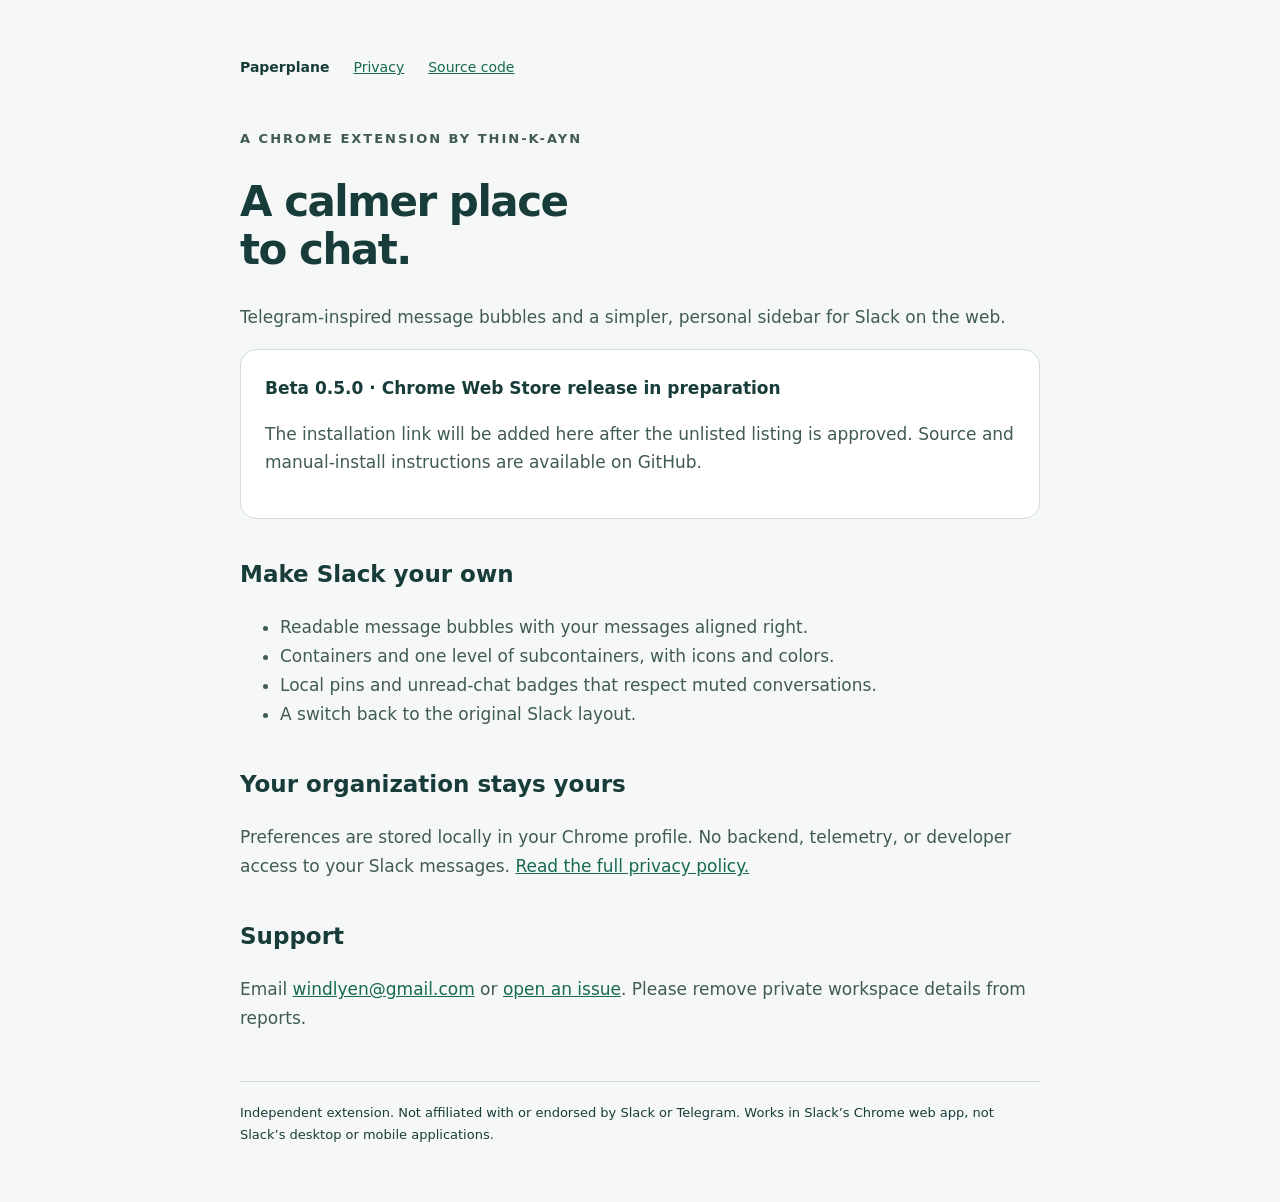
<file: docs/index.html>
<!doctype html><html lang="en"><head><meta charset="utf-8"><meta name="viewport" content="width=device-width, initial-scale=1"><title>Paperplane — a calmer Slack</title><style>body{margin:0;background:#f5f8f6;color:#183c39;font:17px/1.7 system-ui,sans-serif}main{max-width:800px;margin:auto;padding:56px 24px}nav{display:flex;gap:24px;margin-bottom:48px;font-size:14px}a{color:#176954}h1{font-size:42px;line-height:1.15;letter-spacing:-1.5px}h2{font-size:23px;margin-top:36px}p,li{color:#405a55}.eyebrow{font-size:13px;text-transform:uppercase;letter-spacing:2px;font-weight:700}.card{padding:24px;border:1px solid #cfddd5;border-radius:16px;background:white}footer{margin-top:48px;font-size:13px;border-top:1px solid #cfddd5;padding-top:20px}</style></head><body><main><nav><strong>Paperplane</strong><a href="privacy.html">Privacy</a><a href="https://github.com/Thin-K-ayn/paperplane">Source code</a></nav><p class="eyebrow">A Chrome extension by Thin-K-ayn</p><h1>A calmer place<br>to chat.</h1><p>Telegram-inspired message bubbles and a simpler, personal sidebar for Slack on the web.</p><div class="card"><strong>Beta 0.5.0 · Chrome Web Store release in preparation</strong><p>The installation link will be added here after the unlisted listing is approved. Source and manual-install instructions are available on GitHub.</p></div><h2>Make Slack your own</h2><ul><li>Readable message bubbles with your messages aligned right.</li><li>Containers and one level of subcontainers, with icons and colors.</li><li>Local pins and unread-chat badges that respect muted conversations.</li><li>A switch back to the original Slack layout.</li></ul><h2>Your organization stays yours</h2><p>Preferences are stored locally in your Chrome profile. No backend, telemetry, or developer access to your Slack messages. <a href="privacy.html">Read the full privacy policy.</a></p><h2>Support</h2><p>Email <a href="mailto:windlyen@gmail.com">windlyen@gmail.com</a> or <a href="https://github.com/Thin-K-ayn/paperplane/issues">open an issue</a>. Please remove private workspace details from reports.</p><footer>Independent extension. Not affiliated with or endorsed by Slack or Telegram. Works in Slack’s Chrome web app, not Slack’s desktop or mobile applications.</footer></main></body></html>
</file>
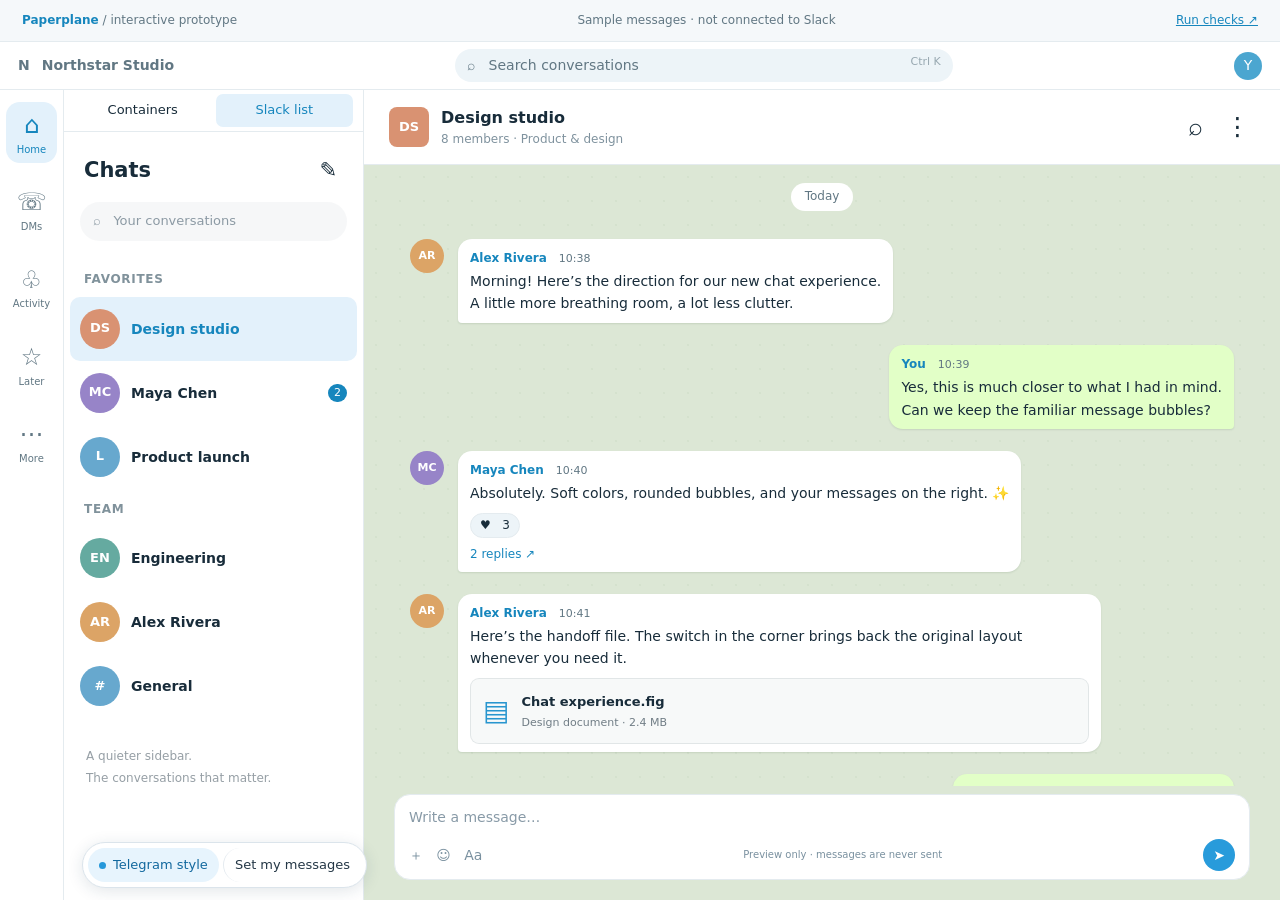
<file: preview/index.html>
<!doctype html>
<html lang="en"><head><meta charset="utf-8"><meta http-equiv="Content-Security-Policy" content="img-src 'self' data:"><meta name="viewport" content="width=device-width,initial-scale=1"><title>Paperplane · interactive layout preview</title><link rel="stylesheet" href="fixture.css?v=050"><link rel="stylesheet" href="../extension/theme.css?v=050"></head>
<body>
  <div class="demo-banner"><span class="p-channel_sidebar__name"><strong>Paperplane</strong> / interactive prototype</span><span>Sample messages · not connected to Slack</span><a href="tests.html">Run checks ↗</a></div>
  <div class="p-top_nav"><span class="workspace-mark">N</span><strong>Northstar Studio</strong><button class="p-top_nav__search">⌕ &nbsp; Search conversations <kbd>Ctrl K</kbd></button><span class="profile">Y</span></div>
  <div class="p-client_workspace">
    <nav class="p-tab_rail" aria-label="Slack navigation"><button aria-current="page">⌂<small>Home</small></button><button>☏<small>DMs</small></button><button>♧<small>Activity</small></button><button>☆<small>Later</small></button><button>⋯<small>More</small></button></nav>
    <aside class="p-channel_sidebar" data-qa-channel-sidebar-selected-item-id="CDESIGN"><div class="p-channel_sidebar__list"><div class="p-ia__sidebar_header"><strong>Chats</strong><button aria-label="New message">✎</button></div><div class="sidebar-search">⌕ &nbsp; Your conversations</div>
      <div class="p-channel_sidebar__section_heading" data-qa-channel-sidebar-section-heading="LFAVORITES">FAVORITES</div>
      <a class="p-channel_sidebar__channel p-channel_sidebar__channel--selected" href="#design" data-qa-channel-sidebar-channel-id="CDESIGN" data-qa-channel-sidebar-channel-section-id="LFAVORITES"><span class="c-avatar peach">DS</span><span class="p-channel_sidebar__name"><strong>Design studio</strong><small>Alex: The first version is ready.</small></span><time>10:42</time></a>
      <a class="p-channel_sidebar__channel" href="#maya" data-qa-channel-sidebar-channel-id="DMAYA" data-qa-channel-sidebar-channel-section-id="LFAVORITES"><span class="c-avatar violet">MC</span><span class="p-channel_sidebar__name"><strong>Maya Chen</strong><small>That feels much better ✨</small></span><span class="p-channel_sidebar__badge">2</span></a>
      <a class="p-channel_sidebar__channel" href="#launch" data-qa-channel-sidebar-channel-id="CLAUNCH" data-qa-channel-sidebar-channel-section-id="LFAVORITES"><span class="c-avatar blue">L</span><span class="p-channel_sidebar__name"><strong>Product launch</strong><small>Friday’s checklist is pinned</small></span><time>09:18</time></a>
      <div class="p-channel_sidebar__section_heading" data-qa-channel-sidebar-section-heading="LTEAM">TEAM</div>
      <a class="p-channel_sidebar__channel" href="#engineering" data-qa-channel-sidebar-channel-id="CENGINEERING" data-qa-channel-sidebar-channel-section-id="LTEAM"><span class="c-avatar mint">EN</span><span class="p-channel_sidebar__name"><strong>Engineering</strong><small>Build completed successfully</small></span></a>
      <a class="p-channel_sidebar__channel" href="#alex" data-qa-channel-sidebar-channel-id="DALEX" data-qa-channel-sidebar-channel-section-id="LTEAM"><span class="c-avatar orange">AR</span><span class="p-channel_sidebar__name"><strong>Alex Rivera</strong><small>See you in the review</small></span></a>
      <a class="p-channel_sidebar__channel" href="#general" data-qa-channel-sidebar-channel-id="CGENERAL" data-qa-channel-sidebar-channel-section-id="LTEAM"><span class="c-avatar blue">#</span><span class="p-channel_sidebar__name"><strong>General</strong><small>Welcome to the team!</small></span></a>
      <p class="sidebar-note">A quieter sidebar.<br>The conversations that matter.</p>
    </div></aside>
    <main class="p-workspace__primary_view"><header class="p-view_header"><span class="c-avatar peach">DS</span><div><strong>Design studio</strong><small>8 members · Product & design</small></div><button aria-label="Search this conversation">⌕</button><button aria-label="Conversation menu">⋮</button></header>
      <div class="p-message_pane"><div class="day"><span class="c-message_list__day_divider__label">Today</span></div>
        <article class="c-message_kit__message" data-message-sender="UDEMOA"><div class="c-message_kit__gutter"><div class="c-message_kit__gutter__left"><span class="c-avatar orange">AR</span></div><div class="c-message_kit__gutter__right"><button class="c-message__sender_button" data-message-sender="UDEMOA">Alex Rivera</button><span class="c-timestamp">10:38</span><div class="c-message_kit__text">Morning! Here’s the direction for our new chat experience.<br>A little more breathing room, a lot less clutter.</div></div></div></article>
        <article class="c-message_kit__message" data-message-sender="UDEMOME"><div class="c-message_kit__gutter"><div class="c-message_kit__gutter__left"><span class="c-avatar blue">Y</span></div><div class="c-message_kit__gutter__right"><button class="c-message__sender_button" data-message-sender="UDEMOME">You</button><span class="c-timestamp">10:39</span><div class="c-message_kit__text">Yes, this is much closer to what I had in mind.<br>Can we keep the familiar message bubbles?</div></div></div></article>
        <article class="c-message_kit__message" data-message-sender="UDEMOM"><div class="c-message_kit__gutter"><div class="c-message_kit__gutter__left"><span class="c-avatar violet">MC</span></div><div class="c-message_kit__gutter__right"><button class="c-message__sender_button" data-message-sender="UDEMOM">Maya Chen</button><span class="c-timestamp">10:40</span><div class="c-message_kit__text">Absolutely. Soft colors, rounded bubbles, and your messages on the right. ✨</div><button class="c-reaction">♥ &nbsp; 3</button><button class="c-message_kit__thread_replies" id="thread-toggle">2 replies ↗</button><div id="thread" hidden>Alex: Looks great.<br>Maya: Ready for a first look.</div></div></div></article>
        <article class="c-message_kit__message" data-message-sender="UDEMOA"><div class="c-message_kit__gutter"><div class="c-message_kit__gutter__left"><span class="c-avatar orange">AR</span></div><div class="c-message_kit__gutter__right"><button class="c-message__sender_button" data-message-sender="UDEMOA">Alex Rivera</button><span class="c-timestamp">10:41</span><div class="c-message_kit__text">Here’s the handoff file. The switch in the corner brings back the original layout whenever you need it.</div><div class="c-file"><span class="file-icon">▤</span><div><strong>Chat experience.fig</strong><small>Design document · 2.4 MB</small></div></div></div></div></article>
        <article class="c-message_kit__message" data-message-sender="UDEMOME"><div class="c-message_kit__gutter"><div class="c-message_kit__gutter__left"><span class="c-avatar blue">Y</span></div><div class="c-message_kit__gutter__right"><button class="c-message__sender_button" data-message-sender="UDEMOME">You</button><span class="c-timestamp">10:42</span><div class="c-message_kit__text">Perfect. Let’s try it with the team. 🙌</div></div></div></article>
      </div>
      <div class="p-message_pane__input"><div class="p-message_input"><div class="ql-editor" role="textbox" aria-label="Sample message draft" contenteditable="true" data-placeholder="Write a message…"></div><div class="composer-tools"><span>＋ &nbsp; ☺ &nbsp; Aa</span><small>Preview only · messages are never sent</small><button aria-label="Send unavailable in preview" disabled>➤</button></div></div></div>
    </main>
  </div>
  <script src="storage-mock.js?v=050"></script><script src="../extension/containers-model.js?v=050"></script><script src="../extension/containers.js?v=050"></script><script src="../extension/content.js?v=050"></script><script src="preview.js?v=050"></script>
</body></html>
</file>
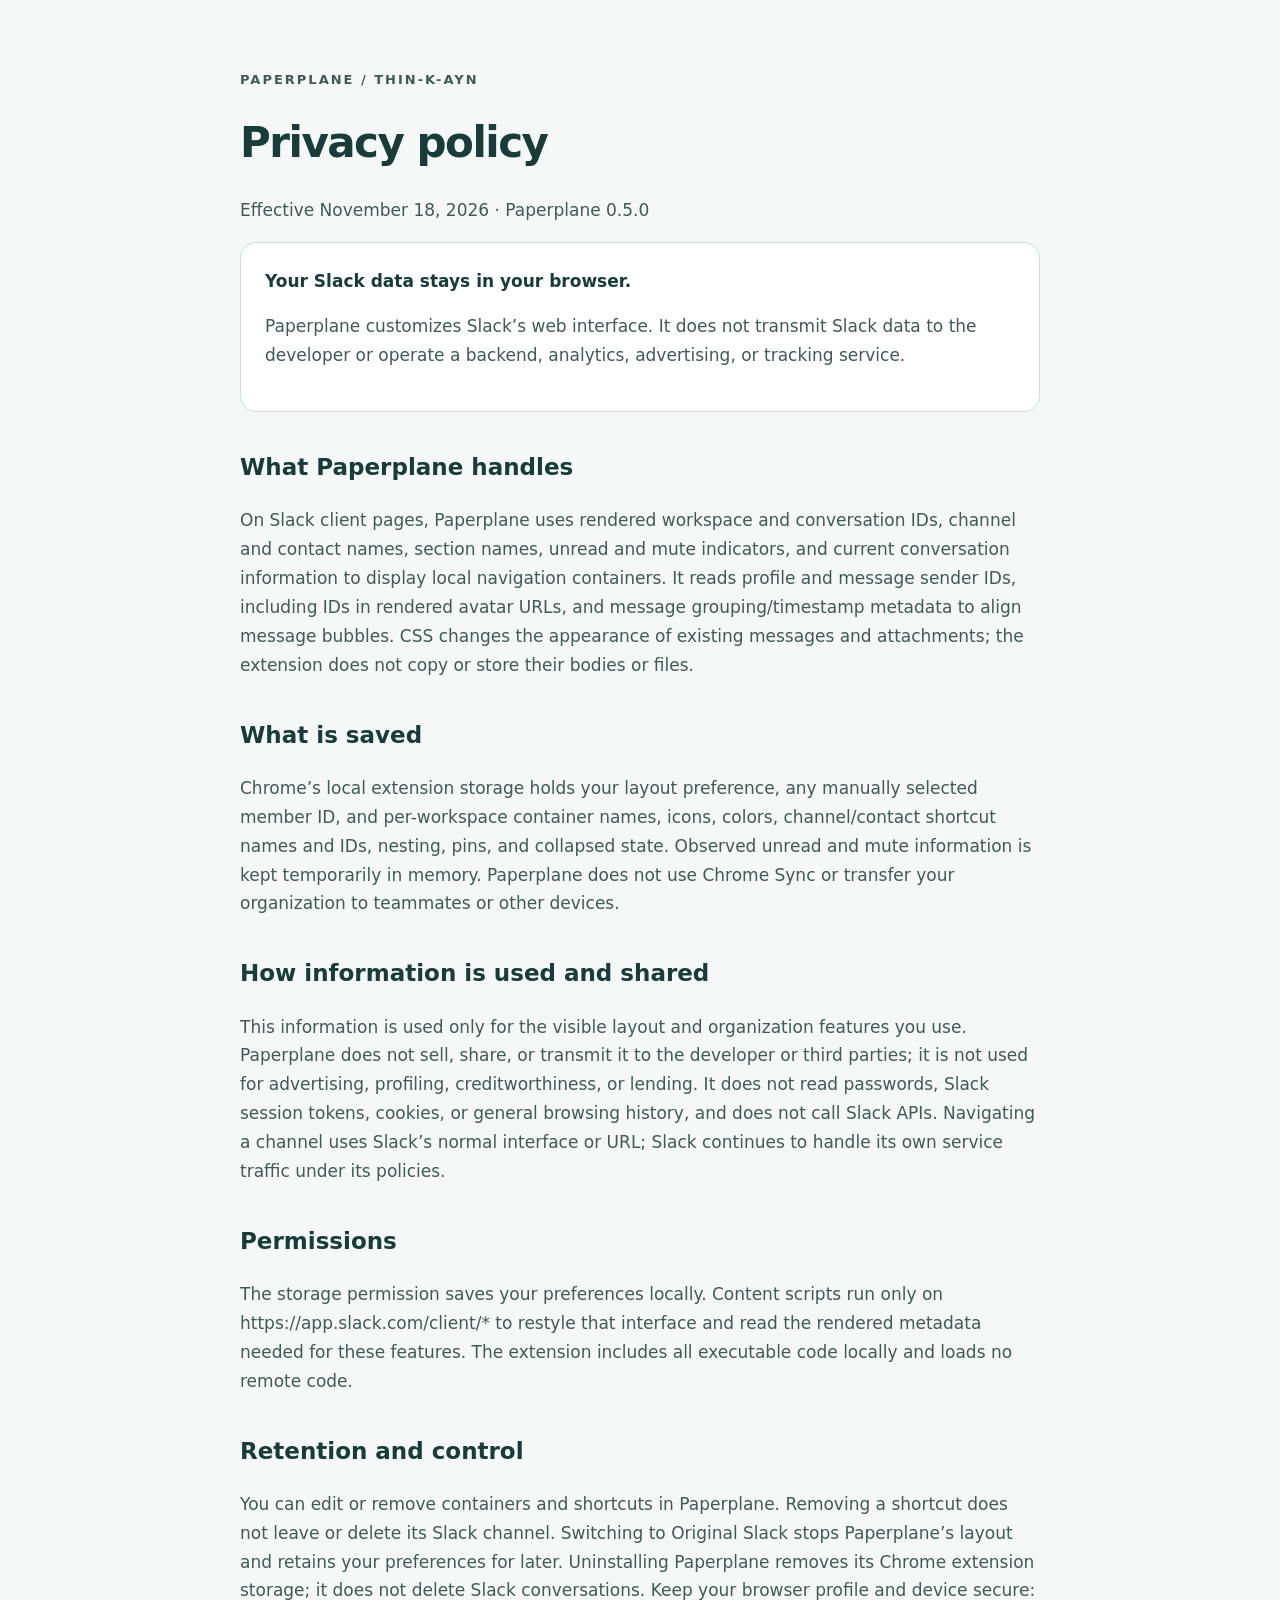
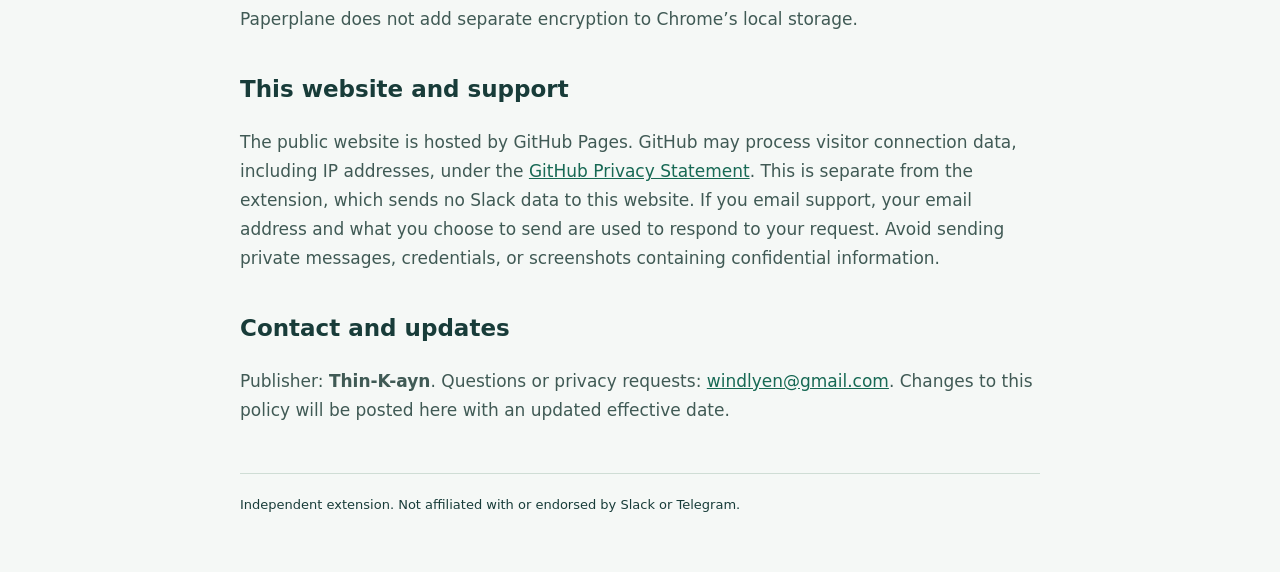
<file: docs/privacy.html>
<!doctype html><html lang="en"><head><meta charset="utf-8"><meta name="viewport" content="width=device-width, initial-scale=1"><title>Paperplane privacy policy</title><style>body{margin:0;background:#f5f8f6;color:#183c39;font:17px/1.7 system-ui,sans-serif}main{max-width:800px;margin:auto;padding:56px 24px}nav{display:flex;gap:24px;margin-bottom:48px;font-size:14px}a{color:#176954}h1{font-size:42px;line-height:1.15;letter-spacing:-1.5px}h2{font-size:23px;margin-top:36px}p,li{color:#405a55}.eyebrow{font-size:13px;text-transform:uppercase;letter-spacing:2px;font-weight:700}.card{padding:24px;border:1px solid #cfddd5;border-radius:16px;background:white}footer{margin-top:48px;font-size:13px;border-top:1px solid #cfddd5;padding-top:20px}</style></head><body><main><p class="eyebrow">Paperplane / Thin-K-ayn</p><h1>Privacy policy</h1><p>Effective November 18, 2026 · Paperplane 0.5.0</p><div class="card"><strong>Your Slack data stays in your browser.</strong><p>Paperplane customizes Slack’s web interface. It does not transmit Slack data to the developer or operate a backend, analytics, advertising, or tracking service.</p></div>
<h2>What Paperplane handles</h2><p>On Slack client pages, Paperplane uses rendered workspace and conversation IDs, channel and contact names, section names, unread and mute indicators, and current conversation information to display local navigation containers. It reads profile and message sender IDs, including IDs in rendered avatar URLs, and message grouping/timestamp metadata to align message bubbles. CSS changes the appearance of existing messages and attachments; the extension does not copy or store their bodies or files.</p>
<h2>What is saved</h2><p>Chrome’s local extension storage holds your layout preference, any manually selected member ID, and per-workspace container names, icons, colors, channel/contact shortcut names and IDs, nesting, pins, and collapsed state. Observed unread and mute information is kept temporarily in memory. Paperplane does not use Chrome Sync or transfer your organization to teammates or other devices.</p>
<h2>How information is used and shared</h2><p>This information is used only for the visible layout and organization features you use. Paperplane does not sell, share, or transmit it to the developer or third parties; it is not used for advertising, profiling, creditworthiness, or lending. It does not read passwords, Slack session tokens, cookies, or general browsing history, and does not call Slack APIs. Navigating a channel uses Slack’s normal interface or URL; Slack continues to handle its own service traffic under its policies.</p>
<h2>Permissions</h2><p>The storage permission saves your preferences locally. Content scripts run only on https://app.slack.com/client/* to restyle that interface and read the rendered metadata needed for these features. The extension includes all executable code locally and loads no remote code.</p>
<h2>Retention and control</h2><p>You can edit or remove containers and shortcuts in Paperplane. Removing a shortcut does not leave or delete its Slack channel. Switching to Original Slack stops Paperplane’s layout and retains your preferences for later. Uninstalling Paperplane removes its Chrome extension storage; it does not delete Slack conversations. Keep your browser profile and device secure: Paperplane does not add separate encryption to Chrome’s local storage.</p>
<h2>This website and support</h2><p>The public website is hosted by GitHub Pages. GitHub may process visitor connection data, including IP addresses, under the <a href="https://docs.github.com/en/site-policy/privacy-policies/github-general-privacy-statement">GitHub Privacy Statement</a>. This is separate from the extension, which sends no Slack data to this website. If you email support, your email address and what you choose to send are used to respond to your request. Avoid sending private messages, credentials, or screenshots containing confidential information.</p>
<h2>Contact and updates</h2><p>Publisher: <strong>Thin-K-ayn</strong>. Questions or privacy requests: <a href="mailto:windlyen@gmail.com">windlyen@gmail.com</a>. Changes to this policy will be posted here with an updated effective date.</p><footer>Independent extension. Not affiliated with or endorsed by Slack or Telegram.</footer></main></body></html>
</file>
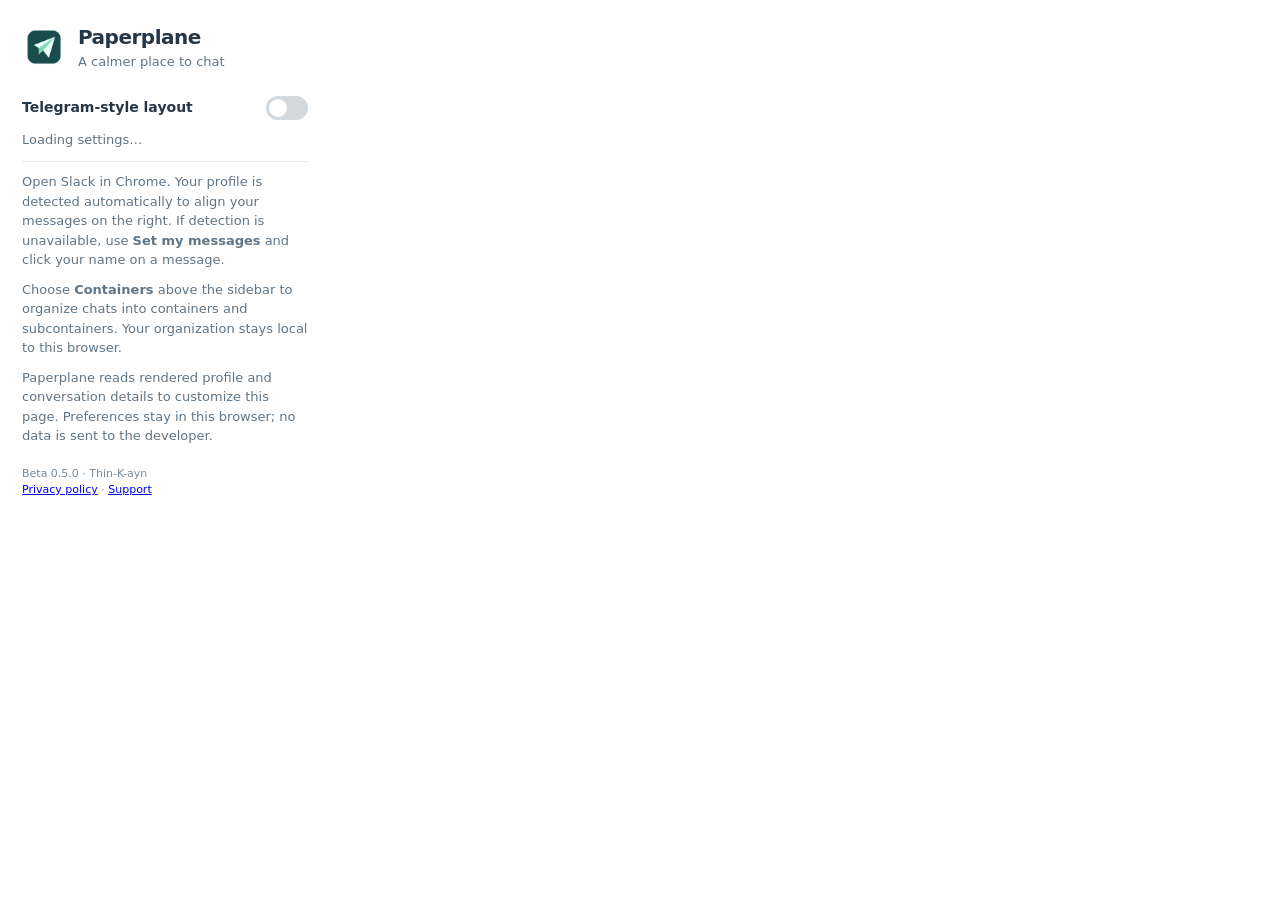
<file: extension/popup.html>
<!doctype html>
<html lang="en"><head><meta charset="utf-8"><title>Paperplane</title><link rel="stylesheet" href="popup.css"></head>
<body>
  <header><img class="mark" src="icons/icon-128.png" alt="" width="44" height="44"><div><h1>Paperplane</h1><p>A calmer place to chat</p></div></header>
  <label class="setting"><span>Telegram-style layout</span><input id="enabled" type="checkbox" role="switch" disabled></label>
  <p id="status" role="status">Loading settings…</p>
  <p>Open Slack in Chrome. Your profile is detected automatically to align your messages on the right. If detection is unavailable, use <strong>Set my messages</strong> and click your name on a message.</p>
  <p>Choose <strong>Containers</strong> above the sidebar to organize chats into containers and subcontainers. Your organization stays local to this browser.</p>
  <p>Paperplane reads rendered profile and conversation details to customize this page. Preferences stay in this browser; no data is sent to the developer.</p>
  <footer>Beta 0.5.0 · Thin-K-ayn<br><a href="privacy.html" target="_blank" rel="noopener">Privacy policy</a> · <a href="mailto:windlyen@gmail.com">Support</a></footer>
  <script src="popup.js"></script>
</body></html>
</file>
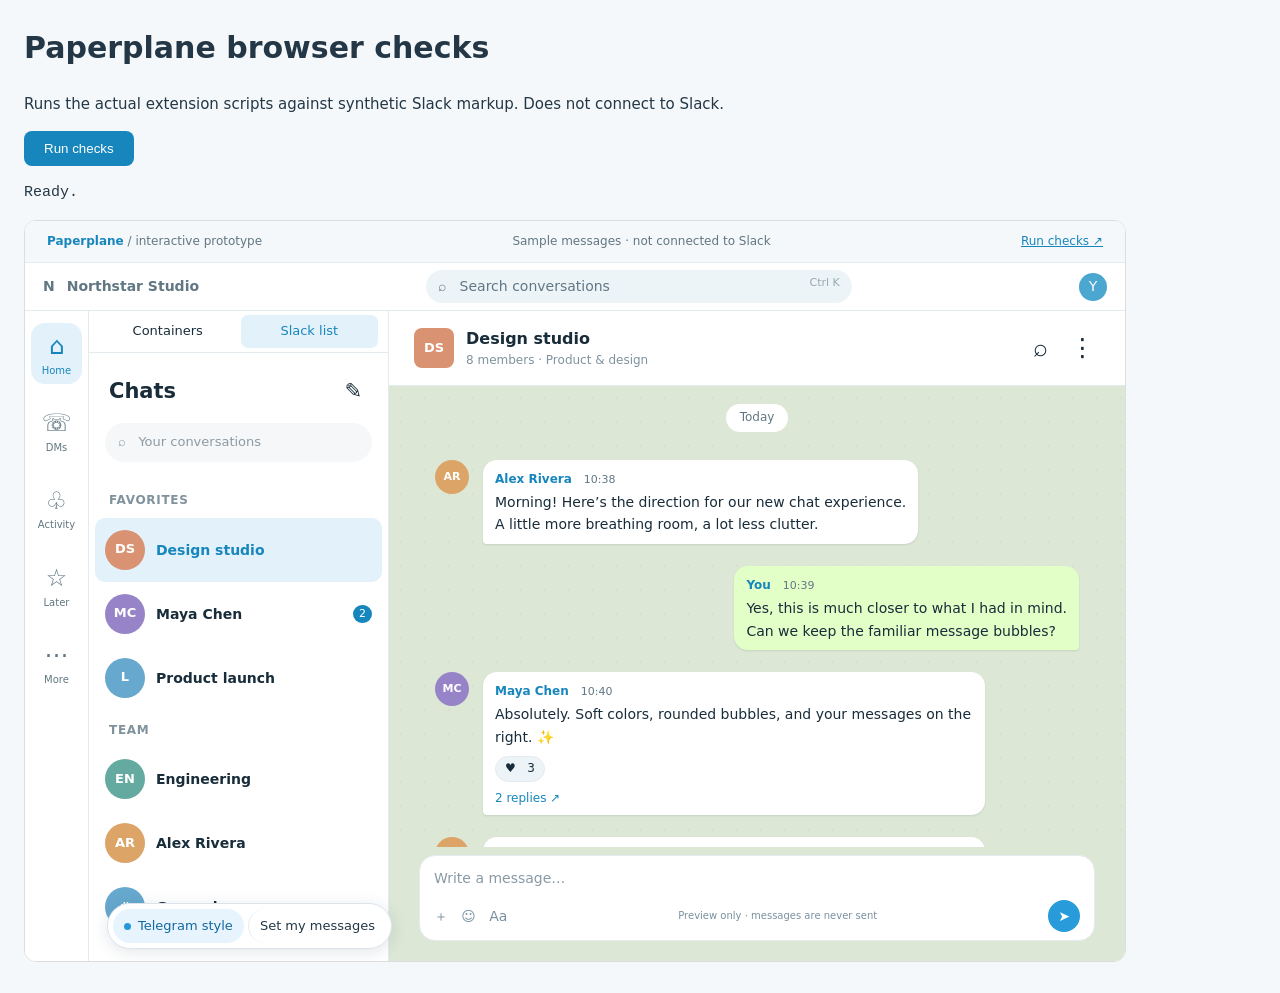
<file: preview/tests.html>
<!doctype html><html lang="en"><head><meta charset="utf-8"><title>Paperplane browser checks</title><style>body{font:15px/1.6 system-ui;margin:24px;background:#f4f8fa;color:#243746}button{padding:10px 20px;border:0;border-radius:8px;background:#1686bd;color:white;cursor:pointer}pre{white-space:pre-wrap}iframe{width:1100px;max-width:100%;height:740px;border:1px solid #ddd;border-radius:12px}</style></head><body><h1>Paperplane browser checks</h1><p>Runs the actual extension scripts against synthetic Slack markup. Does not connect to Slack.</p><button id="run">Run checks</button><pre id="results" role="status">Ready.</pre><iframe id="fixture" src="index.html?v=050" title="Slack markup fixture"></iframe><script src="tests.js?v=050"></script></body></html>
</file>
<file: preview/fixture.css>
* { box-sizing:border-box; }
.live-margin-fixture .c-message_kit__gutter__right { margin:-12px -8px -16px -16px; }
body { margin:0; font:14px/1.45 system-ui,sans-serif; color:#202124; background:#fff; }
button,a,input { font:inherit; }
button { cursor:pointer; border:0; background:transparent; color:inherit; }
button:focus-visible,a:focus-visible { outline:3px solid #1686bd; outline-offset:2px; }
.demo-banner { height:42px; display:flex; gap:24px; align-items:center; justify-content:space-between; padding:0 22px; background:#f5f8fa; color:#617783; font-size:12px; border-bottom:1px solid #e4ebef; }
.demo-banner strong { color:#1686bd; }.demo-banner a { color:#1686bd; }
.p-top_nav { height:48px; display:flex; align-items:center; gap:12px; padding:0 18px; background:#350d36; color:#fff; }
.workspace-mark { font-weight:750; }.p-top_nav__search { margin:auto; width:40%; padding:6px 12px; text-align:left; background:#ffffff25; border-radius:6px; } kbd { float:right; font:11px system-ui; opacity:.6; }.profile { border-radius:50%; width:28px; height:28px; background:#4ba6d0; color:white; display:grid; place-items:center; }
.p-client_workspace { display:grid; grid-template-columns:64px 300px minmax(0,1fr); height:calc(100vh - 90px); }
.p-tab_rail { background:#350d36; color:white; padding:12px 6px; display:flex; flex-direction:column; gap:16px; }.p-tab_rail button { font-size:24px; padding:6px; }.p-tab_rail small { display:block; font-size:10px; }
.p-channel_sidebar { background:#4a154b; color:#fff; overflow:auto; }.p-ia__sidebar_header { display:flex; justify-content:space-between; align-items:center; padding:22px 20px 12px; font-size:21px; }.sidebar-search { margin:4px 16px 18px; padding:10px 13px; border-radius:24px; background:#8293a012; color:#8c9aa4; font-size:13px; }
.p-channel_sidebar__section_heading { padding:12px 20px 8px; font-size:11px; letter-spacing:.7px; opacity:.8; }
.p-channel_sidebar__channel small,.p-channel_sidebar__channel time { display:none!important; }
.p-channel_sidebar__channel { display:flex; align-items:center; gap:11px; padding:12px 10px; color:inherit; text-decoration:none; }.p-channel_sidebar__channel>span:nth-child(2) { flex:1; min-width:0; }.p-channel_sidebar__channel strong { display:block; font-size:14px; font-weight:600; }.p-channel_sidebar__channel small { display:block; overflow:hidden; white-space:nowrap; text-overflow:ellipsis; font-size:12px; opacity:.65; margin-top:3px; }.p-channel_sidebar__channel time { font-size:10px; align-self:flex-start; margin-top:4px; opacity:.6; }.p-channel_sidebar__channel--selected { background:#1164a3; }.p-channel_sidebar__badge { border-radius:10px; padding:1px 6px; background:white; color:#4a154b; font-size:11px; }
.c-avatar { display:grid; place-items:center; width:40px; height:40px; flex-shrink:0; border-radius:8px; color:#fff; font-weight:650; font-size:13px; }.peach { background:#d99272; }.violet { background:#9784c8; }.blue { background:#67a8ce; }.mint { background:#65aaa0; }.orange { background:#dca466; }.sidebar-note { margin:28px 22px; opacity:.45; font-size:12px; line-height:1.8; }
.p-workspace__primary_view { display:flex; flex-direction:column; min-width:0; min-height:0; }.p-view_header { display:flex; gap:12px; align-items:center; padding:14px 25px; border-bottom:1px solid #ddd; }.p-view_header>div { flex:1; }.p-view_header strong { font-size:16px; }.p-view_header small { display:block; color:#7f929e; font-size:12px; margin-top:2px; }.p-view_header button { font-size:25px; padding:5px; }
.p-message_pane { flex:1; overflow:auto; padding:15px 30px; }.day { text-align:center; margin:3px 0 24px; font-size:12px; }.c-message_list__day_divider__label { display:inline-block; padding:5px 14px; border:1px solid #ddd; border-radius:15px; background:#fff; }
.c-message_kit__message { margin-bottom:14px; }.c-message_kit__gutter { display:flex; gap:10px; }.c-message_kit__gutter__left { width:38px; }.c-message_kit__gutter__left .c-avatar { width:34px; height:34px; font-size:11px; }.c-message_kit__gutter__right { flex:1; min-width:0; }.c-message__sender_button { font-weight:700; padding:0; font-size:12px; }.c-timestamp { margin-left:12px; color:#888; font-size:11px; }.c-message_kit__text { margin-top:3px; font-size:14px; line-height:1.6; }.c-reaction { margin-top:8px; font-size:12px; padding:3px 9px; border:1px solid #ddd; border-radius:8px; }.c-message_kit__thread_replies { display:block; font-size:12px; margin-top:8px; padding:0; color:#1264a3; } #thread { margin-top:8px; padding-top:8px; border-top:1px solid #9ba9b34d; font-size:12px; }.c-file { display:flex; gap:12px; padding:12px; margin-top:8px; background:#7e9ba310; border:1px solid #8c9d9e33; border-radius:9px; }.c-file strong { font-size:13px; }.c-file small { display:block; margin-top:3px; font-size:11px; opacity:.6; }.file-icon { font-size:28px; color:#2896cf; }
.p-message_pane__input { padding:8px 30px 20px; }.p-message_input { border:1px solid #aaa; border-radius:6px; padding:12px 14px 8px; }.ql-editor { min-height:32px; outline:none; }.ql-editor:empty::before { content:attr(data-placeholder); color:#889aa7; pointer-events:none; }.composer-tools { display:flex; justify-content:space-between; align-items:center; color:#79909f; }.composer-tools small { font-size:10px; }.composer-tools button { border-radius:50%; background:#289bdb; color:white; width:32px; height:32px; cursor:default; }
@media(max-width:900px) { .p-client_workspace { grid-template-columns:54px 240px minmax(0,1fr); }.p-message_pane { padding:12px; }.p-message_pane__input { padding:8px 12px 16px; }.demo-banner>span:nth-child(2) { display:none; }.composer-tools small { display:none; } }
@media(max-width:650px) { .p-client_workspace { grid-template-columns:54px minmax(0,1fr); }.p-channel_sidebar { display:none; }.p-top_nav>strong { display:none; }.p-top_nav__search { width:70%; }.p-view_header { padding:12px; } }

/* Fixed artboard for Chrome Web Store full-page captures. */
body.store-demo { width:1280px; min-height:800px; }
.store-demo .p-client_workspace { height:710px; }
</file>
<file: extension/theme.css>
/* Every override is gated: removing data-paperplane restores Slack's own styles. */
#paperplane-container-dialog { font:13px/1.45 system-ui,sans-serif; color:var(--pp-text,#182c3a); }
#paperplane-container-dialog * { box-sizing:border-box; }
#paperplane-container-dialog [hidden] { display:none!important; }
#paperplane-container-dialog dialog { width:min(460px,calc(100vw - 28px)); max-height:85vh; overflow:auto; border:1px solid var(--pp-border,#e4ebef); border-radius:16px; background:var(--pp-surface,#fff); color:inherit; padding:22px; box-shadow:0 16px 70px #0005; }
#paperplane-container-dialog dialog::backdrop { background:#09152288; }
#paperplane-container-dialog dialog.item-options { width:210px; margin:0; padding:6px; border-radius:10px; }
#paperplane-container-dialog dialog.item-options::backdrop { background:transparent; }
#paperplane-container-dialog .item-options h2 { position:absolute; width:1px; height:1px; overflow:hidden; clip-path:inset(50%); }
#paperplane-container-dialog .item-options #paperplane-inputs button { display:block; width:100%; text-align:left; }
#paperplane-container-dialog .item-options .actions { margin-top:4px; border-top:1px solid var(--pp-border,#e4ebef); }
#paperplane-container-dialog h2 { font-size:19px; margin:0 0 16px; }
#paperplane-container-dialog fieldset { border:0; margin:0; padding:0; }
#paperplane-container-dialog label { display:block; margin:12px 0 5px; font-weight:600; }
#paperplane-container-dialog :is(input,select,button) { font:inherit; color:inherit; }
#paperplane-container-dialog :is(input,select) { width:100%; border:1px solid var(--pp-muted,#617783); border-radius:8px; background:var(--pp-surface,#fff); padding:9px; }
#paperplane-container-dialog input[type=color] { height:40px; padding:3px; }
#paperplane-container-dialog input[type=checkbox] { width:18px; height:18px; accent-color:var(--pp-accent,#1686bd); }
#paperplane-container-dialog .container-preview { padding:12px; border-radius:8px; background:var(--pp-hover,#edf4f8); overflow-wrap:anywhere; font-weight:500; }
#paperplane-container-dialog .appearance-grid { display:grid; grid-template-columns:1fr 1fr; gap:0 12px; }
#paperplane-container-dialog .appearance-grid > div { min-width:0; }
#paperplane-container-dialog button { border:0; border-radius:7px; background:transparent; cursor:pointer; padding:7px 9px; min-height:32px; }
#paperplane-container-dialog button:hover { background:var(--pp-hover,#edf4f8); }
#paperplane-container-dialog button:disabled { opacity:.45; cursor:default; }
#paperplane-container-dialog :focus-visible { outline:2px solid var(--pp-accent,#1686bd); outline-offset:-2px; }
#paperplane-container-dialog .actions { display:flex; justify-content:flex-end; gap:8px; margin-top:18px; flex-wrap:wrap; }
#paperplane-container-dialog .primary { background:var(--pp-accent,#1686bd); color:var(--pp-surface,#fff); }
#paperplane-container-dialog .danger { margin-right:auto; color:#c85555; }
#paperplane-container-dialog .hint { color:var(--pp-muted,#617783); font-size:12px; margin:8px; line-height:1.5; }
#paperplane-error { color:#d65b5b; margin:10px 0 0; }
#paperplane-container-dialog #results { max-height:240px; overflow:auto; margin:8px 0; }
#paperplane-container-dialog #results button { display:block; text-align:left; width:100%; }
#paperplane-containers[hidden] { display:none!important; }
html[data-paperplane] .p-channel_sidebar:has(> #paperplane-containers) { position:relative; }
html[data-paperplane] #paperplane-containers { position:absolute; inset:0; z-index:3; pointer-events:none; }
html[data-paperplane] .p-channel_sidebar:has(> #paperplane-containers) > .p-channel_sidebar__list { margin-top:42px; }
html[data-paperplane] .p-channel_sidebar[data-paperplane-sidebar-view="containers"] > :not(#paperplane-containers) { visibility:hidden; }
html[data-paperplane] .p-channel_sidebar[data-paperplane-sidebar-view="containers"] { overflow:hidden!important; }
html[data-paperplane] {
  color-scheme:light dark;
  --pp-surface:#fff;
  --pp-chat:#dce7d5;
  --pp-bubble:#fff;
  --pp-own:#e2ffc7;
  --pp-text:#182c3a;
  --pp-muted:#617783;
  --pp-accent:#1686bd;
  --pp-hover:#edf4f8;
  --pp-selected:#e3f1fb;
  --pp-border:#e4ebef;
  --pp-shadow:0 1px 2px #24452920;
}
@media (prefers-color-scheme:dark) {
  html[data-paperplane] {
    --pp-surface:#17212b; --pp-chat:#0e1822; --pp-bubble:#1e2d3d;
    --pp-own:#2b5278; --pp-text:#e7edf4; --pp-muted:#9ab0c1;
    --pp-accent:#78c4f0; --pp-hover:#203345; --pp-selected:#28445d;
    --pp-border:#283947; --pp-shadow:0 1px 2px #0003;
  }
}
html[data-paperplane] :is(.p-client_workspace,.p-workspace,.p-workspace__primary_view,.p-view_contents) {
  color:var(--pp-text);
  font-family:system-ui,-apple-system,'Segoe UI',sans-serif;
}
html[data-paperplane] :is(.p-top_nav,.p-ia4_top_nav,.p-tab_rail,.p-control_strip) {
  background:var(--pp-surface)!important;
  color:var(--pp-muted)!important;
  border-color:var(--pp-border)!important;
}
html[data-paperplane] :is(.p-top_nav,.p-ia4_top_nav) {
  box-shadow:none!important;
  border-bottom:1px solid var(--pp-border);
}
html[data-paperplane] .p-top_nav__search {
  background:var(--pp-hover)!important;
  color:var(--pp-muted)!important;
  border:0!important;
  border-radius:22px!important;
  box-shadow:none!important;
}
html[data-paperplane] .p-tab_rail {
  border-right:1px solid var(--pp-border);
}
html[data-paperplane] .p-tab_rail :is(button,a) { color:var(--pp-muted); }
html[data-paperplane] .p-tab_rail [aria-label] .p-tab_rail__button__label { display:none; }
html[data-paperplane] .p-tab_rail :is([aria-selected="true"],[aria-current="page"]) {
  background:var(--pp-selected)!important;
  color:var(--pp-accent)!important;
  border-radius:14px;
}
/* Retain navigation, unread indicators and workspace controls; quiet the chrome around them. */
html[data-paperplane] :is(.p-channel_sidebar,.p-channel_sidebar__static_list,.p-channel_sidebar__list,.p-channel_sidebar__list_container,.p-channel_sidebar__channel,.p-ia__sidebar_header,.p-ia4_sidebar_header) {
  background:var(--pp-surface)!important;
  color:var(--pp-text)!important;
}
html[data-paperplane] .p-channel_sidebar {
  scrollbar-width:thin;
  scrollbar-color:var(--pp-muted) var(--pp-surface);
  border-right:1px solid var(--pp-border)!important;
  padding-bottom:62px;
  box-sizing:border-box;
}
html[data-paperplane] :is(.p-channel_sidebar__channel,.p-channel_sidebar__link) {
  font-size:14px!important;
  border-radius:10px!important;
  margin-inline:6px;
  width:auto;
  color:var(--pp-text)!important;
  text-decoration:none;
}
html[data-paperplane] :is(.p-channel_sidebar__channel,.p-channel_sidebar__link):hover {
  background:var(--pp-hover)!important;
}
html[data-paperplane] :is(.p-channel_sidebar__channel--selected,.p-channel_sidebar__link--selected,.p-channel_sidebar [aria-current="page"]) {
  background:var(--pp-selected)!important;
  color:var(--pp-accent)!important;
}
html[data-paperplane] :is(.p-channel_sidebar__section_heading,.p-channel_sidebar__section_heading_label) {
  color:var(--pp-muted)!important;
  font-size:12px;
  font-weight:600;
}
html[data-paperplane] .p-channel_sidebar :is(.c-avatar,.c-avatar__image,.c-base_icon__width_only) { border-radius:50%!important; }
html[data-paperplane] :is(.p-channel_sidebar__badge,.p-channel_sidebar__channel_badge) {
  background:var(--pp-accent)!important;
  color:var(--pp-surface)!important;
  border-radius:12px!important;
}
html[data-paperplane] :is(.p-view_header,.p-ia__view_header,.p-channel_header) {
  background:var(--pp-surface)!important;
  color:var(--pp-text)!important;
  border-bottom:1px solid var(--pp-border)!important;
  box-shadow:none!important;
}
html[data-paperplane] :is(.p-message_pane,.p-message_pane__foreword,.p-message_pane .c-virtual_list__scroll_container,.p-message_pane .c-scrollbar__hider,.p-threads_view__default_background) {
  scrollbar-width:thin;
  scrollbar-color:var(--pp-muted) var(--pp-chat);
  background-color:var(--pp-chat)!important;
  background-image:radial-gradient(circle at 12px 12px,#78956a12 1px,transparent 1.5px)!important;
  background-size:24px 24px!important;
}
html[data-paperplane] .c-message_kit__message {
  background:transparent!important;
  color:var(--pp-text);
}
html[data-paperplane] .c-message_kit__gutter { display:flex; align-items:flex-start; padding:4px 16px!important; }
html[data-paperplane] .c-message_kit__gutter__left { flex-shrink:0; }
html[data-paperplane] .c-message_kit__gutter__left :is(.c-avatar,.c-avatar__image,img) { border-radius:50%!important; }
html[data-paperplane] .c-message_kit__gutter__right {
  flex:0 1 auto!important;
  width:fit-content;
  min-width:0;
  max-width: min(78%,760px);
  padding:8px 12px!important;
  margin:0!important;
  background:var(--pp-bubble)!important;
  color:var(--pp-text);
  border-radius:14px 14px 14px 4px!important;
  box-shadow:var(--pp-shadow);
  overflow-wrap:anywhere;
}
html[data-paperplane] .c-message_kit__message[data-paperplane-own] .c-message_kit__gutter { justify-content:flex-end; }
html[data-paperplane] .c-message_kit__message[data-paperplane-own] .c-message_kit__gutter__left { display:none; }
html[data-paperplane] .c-message_kit__message[data-paperplane-own] .c-message_kit__gutter__right {
  background:var(--pp-own)!important;
  border-radius:14px 14px 4px 14px!important;
  margin-left:auto!important;
}
html[data-paperplane] :is(.c-message__body,.c-message_kit__text) { color:var(--pp-text)!important; }
html[data-paperplane] :is(.c-message__sender_button,[data-qa="message_sender_name"]) { color:var(--pp-accent)!important; font-weight:600; }
html[data-paperplane] :is(.c-timestamp,.c-message__edited_label) { color:var(--pp-muted)!important; font-size:11px; }
html[data-paperplane] .c-message_kit__gutter__right :is(pre,.c-mrkdwn__pre) {
  max-width:100%; overflow:auto; background:var(--pp-hover); color:var(--pp-text);
}
html[data-paperplane] .c-message_kit__gutter__right :is(img,video) { max-width:100%; height:auto; }
html[data-paperplane] .c-message_kit__gutter__right :is(.c-file,.c-file__content,.c-message_attachment) { max-width:100%; min-width:0; }
html[data-paperplane] .c-reaction {
  border-radius:14px!important; background:var(--pp-hover)!important; color:var(--pp-text)!important; border-color:var(--pp-border)!important;
}
html[data-paperplane] .c-reaction--reacted { border-color:var(--pp-accent)!important; }
html[data-paperplane] .c-message_kit__thread_replies { color:var(--pp-accent)!important; }
html[data-paperplane] :is(.c-message_list__day_divider__label,.c-message_list__day_divider__label__pill) {
  background:var(--pp-surface)!important; color:var(--pp-muted)!important; border:0!important; border-radius:18px!important;
}
html[data-paperplane] :is(.p-message_pane__input,.p-message_pane_input,.p-workspace__input) { background:var(--pp-chat)!important; }
html[data-paperplane] :is(.p-message_input,.p-message_input_field,.p-message_input__input_container,.p-message_input__input_container_unstyled) {
  background:var(--pp-surface)!important; color:var(--pp-text)!important; border-color:var(--pp-border)!important; border-radius:16px!important;
}
html[data-paperplane] :is(.p-message_input,.p-message_input_unstyled) :is(.ql-editor,.ql-toolbar,.p-composer__body,.p-composer__footer,.c-wysiwyg_container__formatting,.c-wysiwyg_container__footer) {
  background:transparent!important; color:var(--pp-text)!important; border-color:var(--pp-border)!important;
}
html[data-paperplane] :is(.p-message_input,.p-message_input_unstyled) [data-qa="texty_send_button"] { background:var(--pp-accent)!important; border-radius:50%!important; }
html[data-paperplane-picking] :is(.c-message__sender_button,[data-qa="message_sender_name"]) { outline:2px dashed var(--pp-accent); outline-offset:3px; cursor:crosshair; }
@media (max-width:760px) {
  html[data-paperplane] .c-message_kit__gutter__right { max-width:88%; }
}
@media (forced-colors:active) {
  html[data-paperplane] .c-message_kit__gutter__right { border:1px solid CanvasText; }
}
</file>
<file: extension/popup.css>
* { box-sizing:border-box; }
body { margin:0; padding:22px; width:330px; font:14px/1.5 system-ui,sans-serif; color:#253746; background:#fff; }
header { display:flex; gap:12px; align-items:center; margin-bottom:24px; }
.mark { display:grid; place-items:center; width:44px; height:44px; object-fit:contain; }
h1 { margin:0; font-size:20px; letter-spacing:-.5px; }
p { color:#607586; font-size:13px; margin:10px 0; }
header p { margin:0; }
.setting { display:flex; justify-content:space-between; align-items:center; font-weight:600; gap:18px; cursor:pointer; }
input { appearance:none; width:42px; height:24px; border-radius:16px; background:#a6b4bf; margin:0; cursor:pointer; flex-shrink:0; }
input::before { content:''; display:block; width:18px; height:18px; margin:3px; border-radius:50%; background:#fff; }
input:checked { background:#218dcb; }
input:checked::before { transform:translateX(18px); }
input:focus-visible { outline:3px solid #144f78; outline-offset:3px; }
input:disabled { opacity:.5; cursor:wait; }
#status { padding-bottom:12px; border-bottom:1px solid #e6edf2; }
footer { margin-top:20px; font-size:11px; color:#768996; }
</file>
